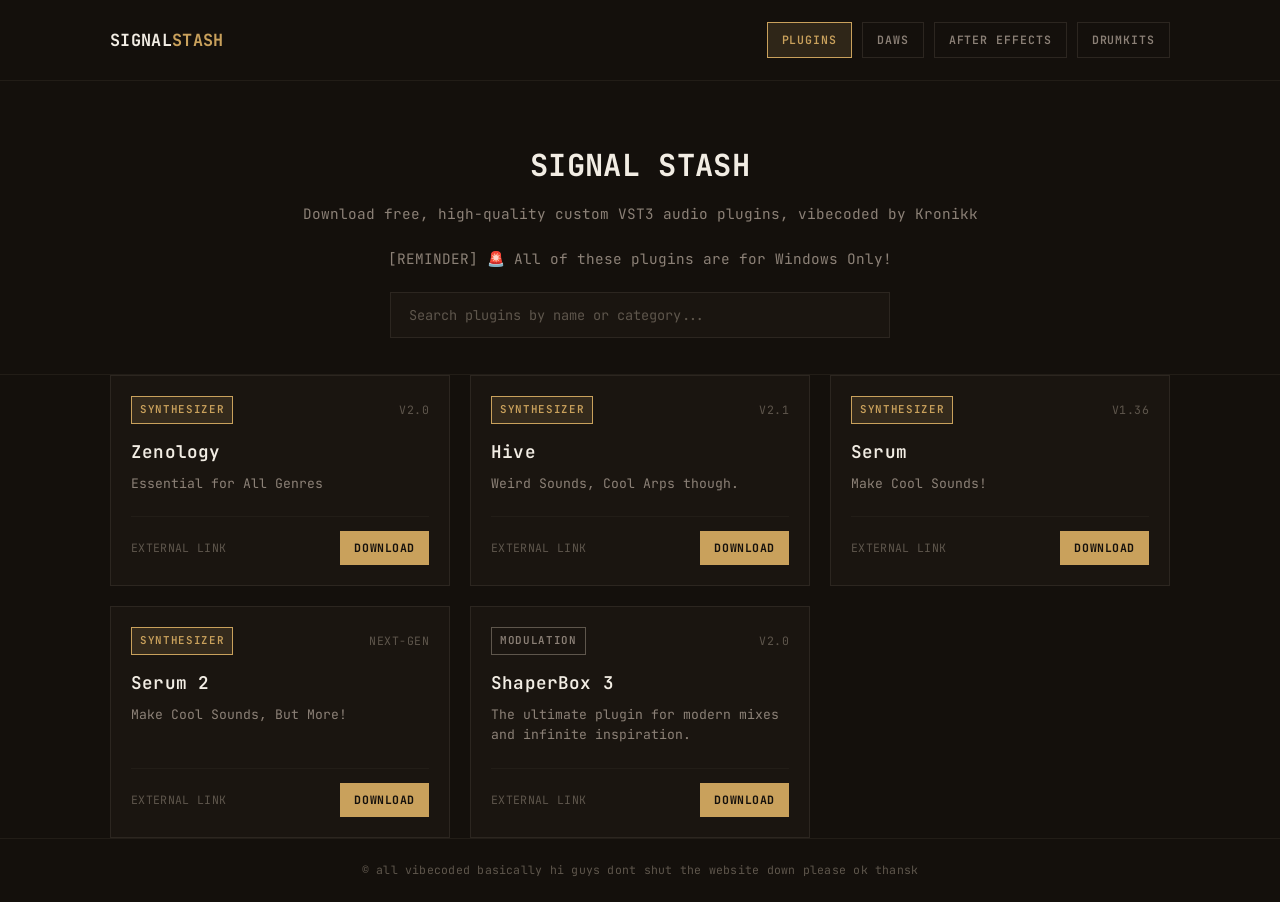
<file: index.html>
<!DOCTYPE html>
<html lang="en">
<head>
    <meta charset="UTF-8">
    <meta name="viewport" content="width=device-width, initial-scale=1.0">
    <title>VST3 Plugin Vault - Signal Stash</title>
    <link rel="stylesheet" href="style.css">
    <link href="https://fonts.googleapis.com/css2?family=JetBrains+Mono:wght@400;500;600;700&display=swap" rel="stylesheet">
</head>
<body>

    <nav class="navbar">
        <div class="container nav-container">
            <a href="index.html" class="logo">SIGNAL<span>STASH</span></a>
            <ul class="nav-links">
                <li><a href="index.html" class="active">Plugins</a></li>
                <li><a href="daws.html">DAWs</a></li>
                <li><a href="aftereffects.html">After Effects</a></li>
                <li><a href="drumkits.html">Drumkits</a></li>
            </ul>
        </div>
    </nav>

    <header>
        <div class="container">
            <h1>Signal Stash</h1>
            <p>Download free, high-quality custom VST3 audio plugins, vibecoded by Kronikk</p>
            <p>[REMINDER] 🚨 All of these plugins are for Windows Only!</p>
           
            <div class="search-container">
                <input type="text" id="searchInput" placeholder="Search plugins by name or category...">
            </div>
        </div>
    </header>

    <main class="container">
        <div class="plugin-grid" id="pluginGrid">

            <div class="plugin-card" data-name="zenology" data-category="synthesizer">
                <div>
                    <div class="card-header">
                        <span class="badge synth">Synthesizer</span>
                        <span class="version">v2.0</span>
                    </div>
                    <h3>Zenology</h3>
                    <p>Essential for All Genres</p>
                </div>
                <div class="card-footer">
                    <span class="file-size">External Link</span>
                    <a href="https://drive.google.com/file/d/1oI0jpLTu4ItOErqNfCddgr2GzyB-k5p6/view?usp=drive_link" target="_blank" class="download-btn">Download</a>
                </div>
            </div>

            <div class="plugin-card" data-name="hive" data-category="synthesizer">
                <div>
                    <div class="card-header">
                        <span class="badge synth">Synthesizer</span>
                        <span class="version">v2.1</span>
                    </div>
                    <h3>Hive</h3>
                    <p>Weird Sounds, Cool Arps though.</p>
                </div>
                <div class="card-footer">
                    <span class="file-size">External Link</span>
                    <a href="https://drive.google.com/drive/folders/1kn8xOHN4HkS6fZ9fQy2nTi9w6v9FPQ-9?usp=sharing" target="_blank" class="download-btn">Download</a>
                </div>
            </div>

            <div class="plugin-card" data-name="serum" data-category="synthesizer">
                <div>
                    <div class="card-header">
                        <span class="badge synth">Synthesizer</span>
                        <span class="version">v1.36</span>
                    </div>
                    <h3>Serum</h3>
                    <p>Make Cool Sounds!</p>
                </div>
                <div class="card-footer">
                    <span class="file-size">External Link</span>
                    <a href="https://drive.google.com/drive/folders/1EanfomenbVS593OzESTvLik0d-7_J_E7?usp=sharing" target="_blank" class="download-btn">Download</a>
                </div>
            </div>

            <div class="plugin-card" data-name="serum 2" data-category="synthesizer">
                <div>
                    <div class="card-header">
                        <span class="badge synth">Synthesizer</span>
                        <span class="version">Next-Gen</span>
                    </div>
                    <h3>Serum 2</h3>
                    <p>Make Cool Sounds, But More!</p>
                </div>
                <div class="card-footer">
                    <span class="file-size">External Link</span>
                    <a href="https://drive.google.com/drive/folders/13auLeLnbxMELygB0fnTV90rA6Xn-jNdO?usp=drive_link" target="_blank" class="download-btn">Download</a>
                </div>
            </div>

            <div class="plugin-card" data-name="shaperbox 3" data-category="modulation">
                <div>
                    <div class="card-header">
                        <span class="badge modulation">Modulation</span>
                        <span class="version">v2.0</span>
                    </div>
                    <h3>ShaperBox 3</h3>
                    <p>The ultimate plugin for modern mixes and infinite inspiration.</p>
                </div>
                <div class="card-footer">
                    <span class="file-size">External Link</span>
                    <a href="https://drive.google.com/drive/folders/1KNvVBumXBafvZIGDMueIhqwlvkp4E3WX?usp=sharing" target="_blank" class="download-btn">Download</a>
                </div>
            </div>

        </div>

        <div id="noResults" class="no-results hidden">
            <p>No plugins found matching your search. Try another keyword!</p>
        </div>
    </main>

    <footer>
        <p>&copy; all vibecoded basically hi guys dont shut the website down please ok thansk</p>
    </footer>

    <script src="script.js"></script>
</body>
</html>
</file>
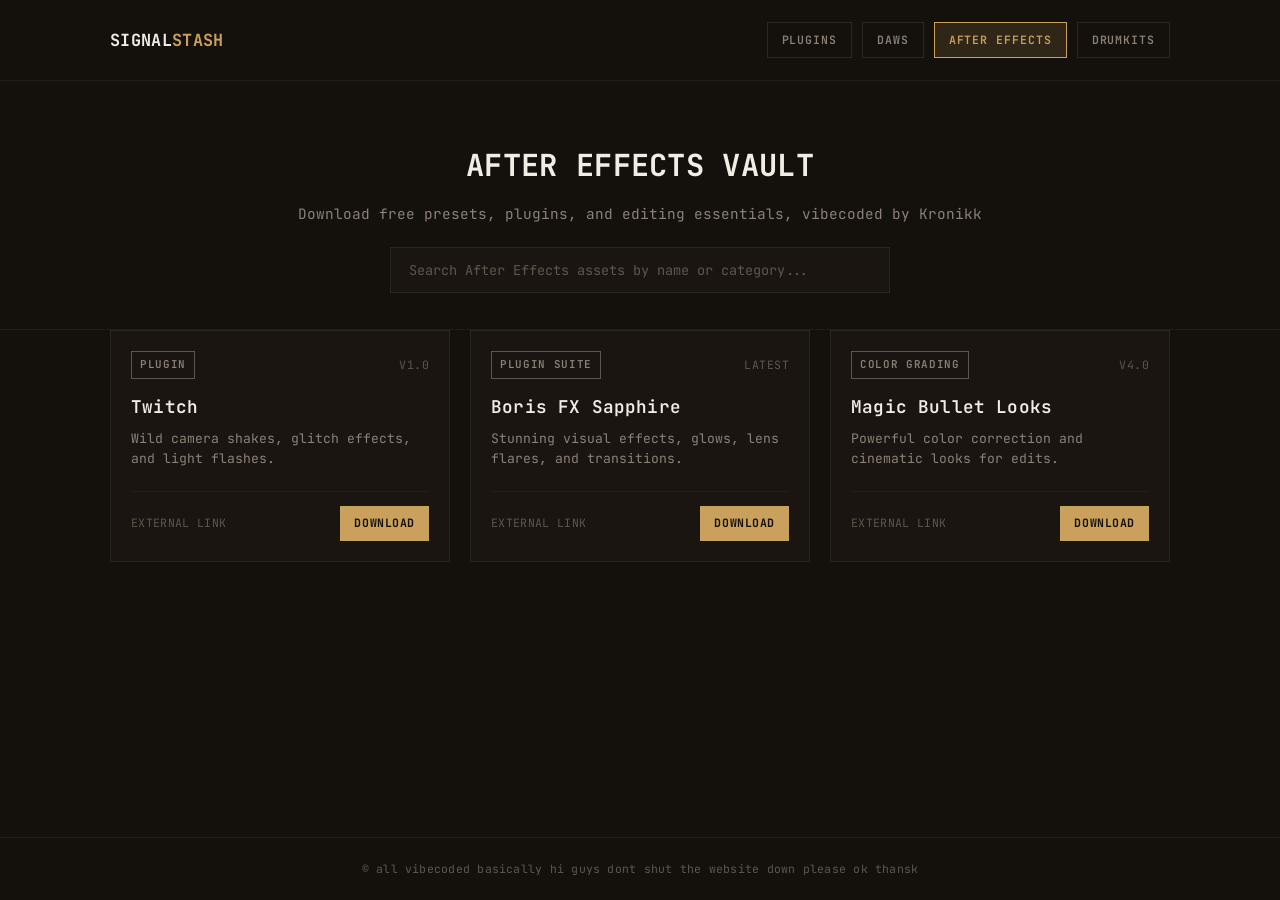
<file: aftereffects.html>
<!DOCTYPE html>
<html lang="en">
<head>
    <meta charset="UTF-8">
    <meta name="viewport" content="width=device-width, initial-scale=1.0">
    <title>After Effects Vault - Signal Stash</title>
    <link rel="stylesheet" href="style.css">
    <link href="https://fonts.googleapis.com/css2?family=JetBrains+Mono:wght@400;500;600;700&display=swap" rel="stylesheet">
</head>
<body>

    <nav class="navbar">
        <div class="container nav-container">
            <a href="index.html" class="logo">SIGNAL<span>STASH</span></a>
            <ul class="nav-links">
                <li><a href="index.html">Plugins</a></li>
                <li><a href="daws.html">DAWs</a></li>
                <li><a href="aftereffects.html" class="active">After Effects</a></li>
                <li><a href="drumkits.html">Drumkits</a></li>
            </ul>
        </div>
    </nav>

    <header>
        <div class="container">
            <h1>After Effects Vault</h1>
            <p>Download free presets, plugins, and editing essentials, vibecoded by Kronikk</p>
           
            <div class="search-container">
                <input type="text" id="searchInput" placeholder="Search After Effects assets by name or category...">
            </div>
        </div>
    </header>

    <main class="container">
        <div class="plugin-grid" id="pluginGrid">

            <div class="plugin-card" data-name="twitch" data-category="plugin">
                <div>
                    <div class="card-header">
                        <span class="badge effect">Plugin</span>
                        <span class="version">v1.0</span>
                    </div>
                    <h3>Twitch</h3>
                    <p>Wild camera shakes, glitch effects, and light flashes.</p>
                </div>
                <div class="card-footer">
                    <span class="file-size">External Link</span>
                    <a href="https://drive.google.com/drive/folders/your-link-here" target="_blank" class="download-btn">Download</a>
                </div>
            </div>

            <div class="plugin-card" data-name="sapphire" data-category="plugin">
                <div>
                    <div class="card-header">
                        <span class="badge effect">Plugin Suite</span>
                        <span class="version">Latest</span>
                    </div>
                    <h3>Boris FX Sapphire</h3>
                    <p>Stunning visual effects, glows, lens flares, and transitions.</p>
                </div>
                <div class="card-footer">
                    <span class="file-size">External Link</span>
                    <a href="https://drive.google.com/drive/folders/your-link-here" target="_blank" class="download-btn">Download</a>
                </div>
            </div>

            <div class="plugin-card" data-name="magic bullet looks" data-category="color grading">
                <div>
                    <div class="card-header">
                        <span class="badge dynamics">Color Grading</span>
                        <span class="version">v4.0</span>
                    </div>
                    <h3>Magic Bullet Looks</h3>
                    <p>Powerful color correction and cinematic looks for edits.</p>
                </div>
                <div class="card-footer">
                    <span class="file-size">External Link</span>
                    <a href="https://drive.google.com/drive/folders/your-link-here" target="_blank" class="download-btn">Download</a>
                </div>
            </div>

        </div>

        <div id="noResults" class="no-results hidden">
            <p>No After Effects assets found matching your search. Try another keyword!</p>
        </div>
    </main>

    <footer>
        <p>&copy; all vibecoded basically hi guys dont shut the website down please ok thansk</p>
    </footer>

    <script src="script.js"></script>
</body>
</html>
</file>
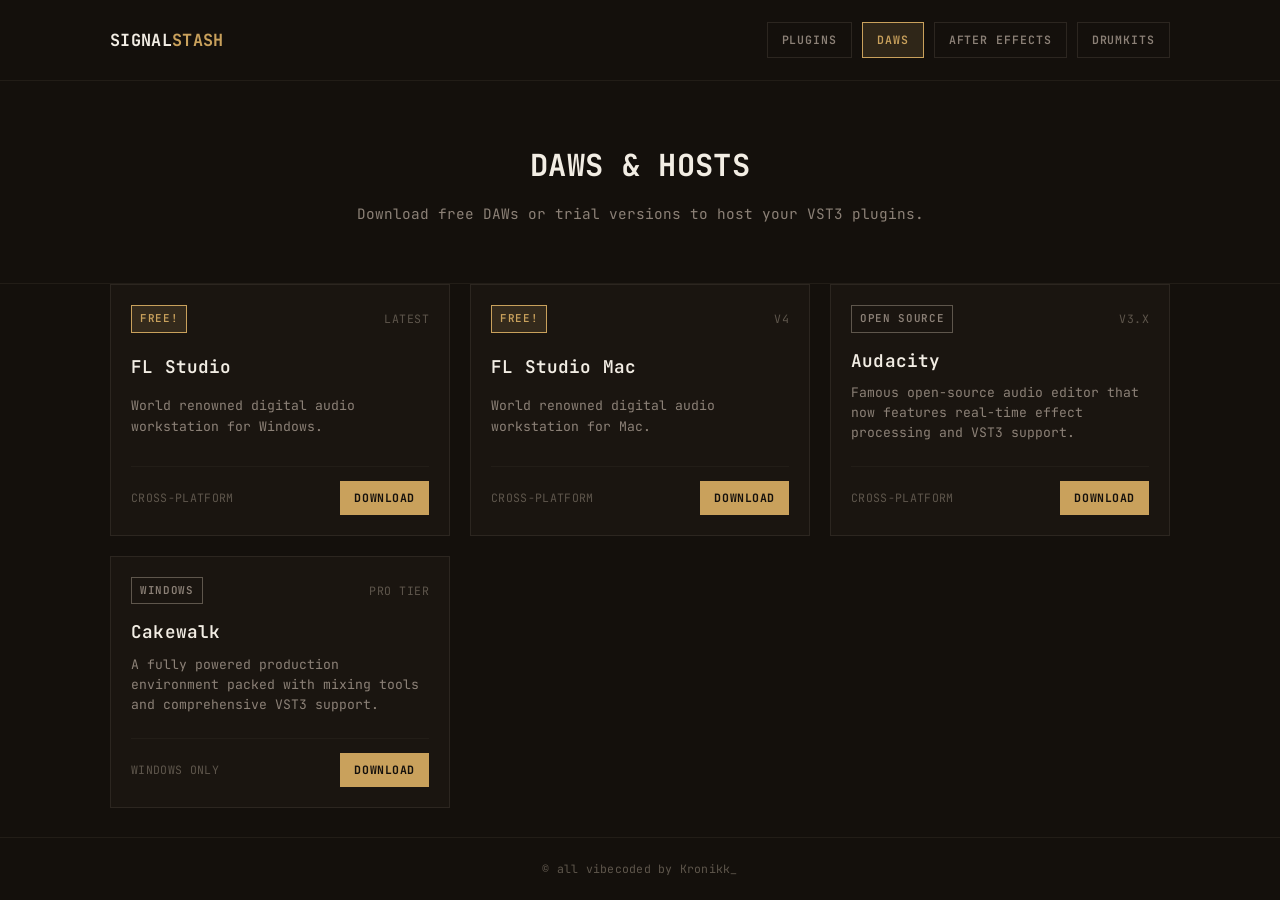
<file: daws.html>
<!DOCTYPE html>
<html lang="en">
<head>
    <meta charset="UTF-8">
    <meta name="viewport" content="width=device-width, initial-scale=1.0">
    <title>DAWs & Video Vault - Signal Stash</title>
    <link rel="stylesheet" href="style.css">
    <link href="https://fonts.googleapis.com/css2?family=JetBrains+Mono:wght@400;500;600;700&display=swap" rel="stylesheet">
</head>
<body>

<nav class="navbar">
    <div class="container nav-container">
        <a href="index.html" class="logo">SIGNAL<span>STASH</span></a>
        <ul class="nav-links">
            <li><a href="index.html">Plugins</a></li>
            <li><a href="daws.html" class="active">DAWs</a></li>
            <li><a href="aftereffects.html">After Effects</a></li>
            <li><a href="drumkits.html">Drumkits</a></li>
        </ul>
    </div>
</nav>

<header>
    <div class="container">
        <h1>DAWs & Hosts</h1>
        <p>Download free DAWs or trial versions to host your VST3 plugins.</p>
    </div>
</header>

<main class="container">
    <div class="plugin-grid">

        <div class="plugin-card">
            <div class="card-header">
                <span class="badge synth">Free!</span>
                <span class="version">Latest</span>
            </div>
            <h3>FL Studio</h3>
            <p>World renowned digital audio workstation for Windows.</p>
            <div class="card-footer">
                <span class="file-size">Cross-Platform</span>
                <a href="https://drive.google.com/file/d/1uLfmdr0qb1KaRr9cIOaKABPuhuomQzyS/view?usp=drive_link" target="_blank" class="download-btn">Download</a>
            </div>
        </div>

        <div class="plugin-card">
            <div class="card-header">
                <span class="badge synth">Free!</span>
                <span class="version">v4</span>
            </div>
            <h3>FL Studio Mac</h3>
            <p>World renowned digital audio workstation for Mac.</p>
            <div class="card-footer">
                <span class="file-size">Cross-Platform</span>
                <a href="https://drive.google.com/drive/folders/14jSt5tg7C25jqz6MhMIOma-1VtmOO4oI?usp=sharing" target="_blank" class="download-btn">Download</a>
            </div>
        </div>

        <div class="plugin-card">
            <div class="card-header">
                <span class="badge effect">Open Source</span>
                <span class="version">v3.x</span>
            </div>
            <h3>Audacity</h3>
            <p>Famous open-source audio editor that now features real-time effect processing and VST3 support.</p>
            <div class="card-footer">
                <span class="file-size">Cross-Platform</span>
                <a href="https://www.audacityteam.org/" target="_blank" class="download-btn">Download</a>
            </div>
        </div>

        <div class="plugin-card">
            <div class="card-header">
                <span class="badge dynamics">Windows</span>
                <span class="version">Pro Tier</span>
            </div>
            <h3>Cakewalk</h3>
            <p>A fully powered production environment packed with mixing tools and comprehensive VST3 support.</p>
            <div class="card-footer">
                <span class="file-size">Windows Only</span>
                <a href="https://www.bandlab.com/products/cakewalk" target="_blank" class="download-btn">Download</a>
            </div>
        </div>

    </div>
</main>

<footer>
    <p>&copy; all vibecoded by Kronikk_</p>
</footer>

</body>
</html>
</file>
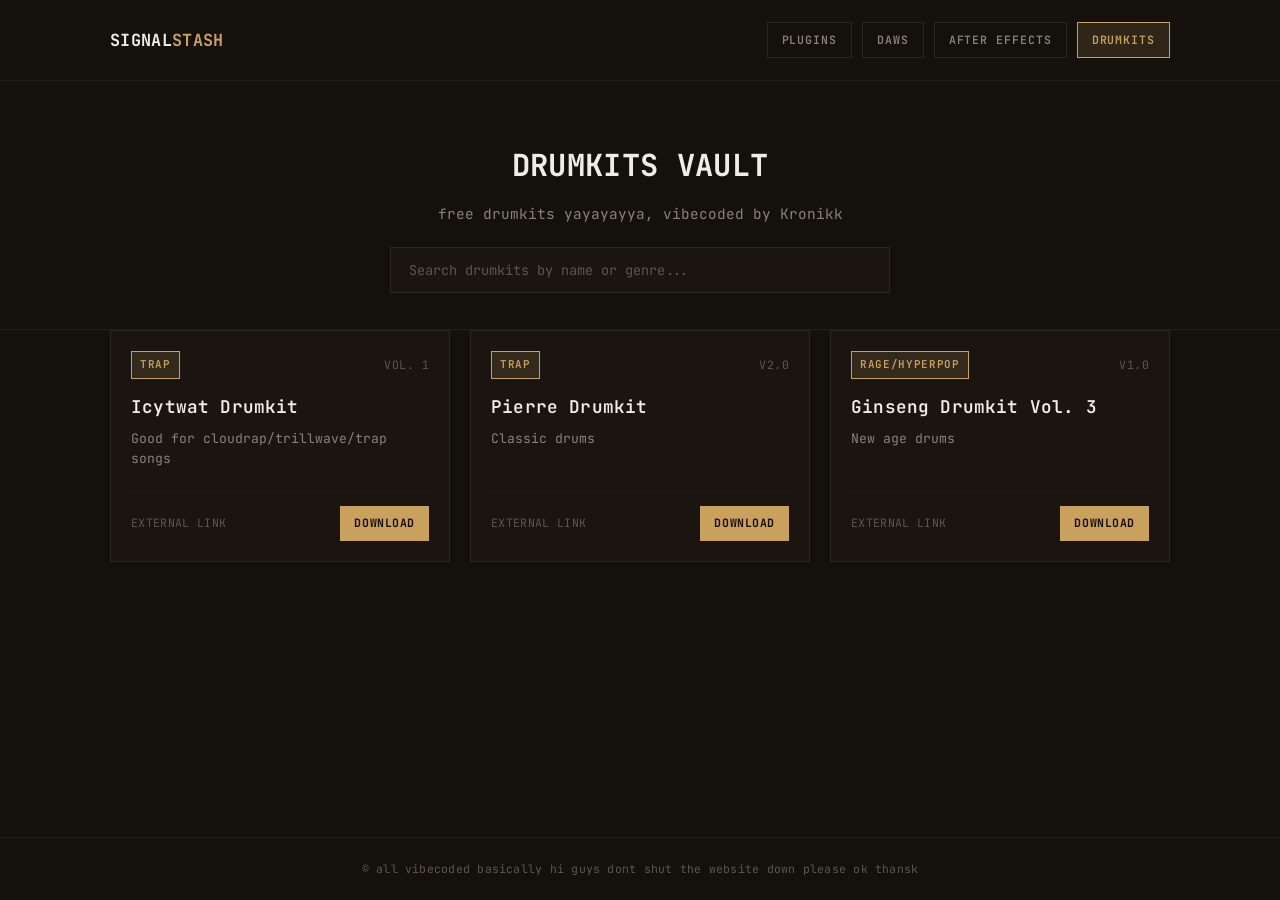
<file: drumkits.html>
<!DOCTYPE html>
<html lang="en">
<head>
    <meta charset="UTF-8">
    <meta name="viewport" content="width=device-width, initial-scale=1.0">
    <title>Drumkits Vault - Signal Stash</title>
    <link rel="stylesheet" href="style.css">
    <link href="https://fonts.googleapis.com/css2?family=JetBrains+Mono:wght@400;500;600;700&display=swap" rel="stylesheet">
</head>
<body>

    <nav class="navbar">
        <div class="container nav-container">
            <a href="index.html" class="logo">SIGNAL<span>STASH</span></a>
            <ul class="nav-links">
                <li><a href="index.html">Plugins</a></li>
                <li><a href="daws.html">DAWs</a></li>
                <li><a href="aftereffects.html">After Effects</a></li>
                <li><a href="drumkits.html" class="active">Drumkits</a></li>
            </ul>
        </div>
    </nav>

    <header>
        <div class="container">
            <h1>Drumkits Vault</h1>
            <p>free drumkits yayayayya, vibecoded by Kronikk</p>
           
            <div class="search-container">
                <input type="text" id="searchInput" placeholder="Search drumkits by name or genre...">
            </div>
        </div>
    </header>

    <main class="container">
        <div class="plugin-grid" id="pluginGrid">

            <div class="plugin-card" data-name="trap stash" data-category="trap">
                <div>
                    <div class="card-header">
                        <span class="badge synth">Trap</span>
                        <span class="version">Vol. 1</span>
                    </div>
                    <h3>Icytwat Drumkit</h3>
                    <p>Good for cloudrap/trillwave/trap songs</p>
                </div>
                <div class="card-footer">
                    <span class="file-size">External Link</span>
                    <a href="https://drive.google.com/file/d/1pj_RL_Gf5VUrl9dBoy5t0WoR00RD8UIS/view?usp=sharing" target="_blank" class="download-btn">Download</a>
                </div>
            </div>

            <div class="plugin-card" data-name="rage kit" data-category="rage">
                <div>
                    <div class="card-header">
                        <span class="badge synth">Trap</span>
                        <span class="version">v2.0</span>
                    </div>
                    <h3>Pierre Drumkit</h3>
                    <p>Classic drums</p>
                </div>
                <div class="card-footer">
                    <span class="file-size">External Link</span>
                    <a href="https://drive.google.com/file/d/116l21SKl8Ed7499In-4MUswb2fHApw9A/view?usp=sharing" class="download-btn">Download</a>
                </div>
            </div>

            <div class="plugin-card" data-name="lofi chill" data-category="lofi">
                <div>
                    <div class="card-header">
                        <span class="badge synth">Rage/Hyperpop</span>
                        <span class="version">v1.0</span>
                    </div>
                    <h3>Ginseng Drumkit Vol. 3</h3>
                    <p>New age drums</p>
                </div>
                <div class="card-footer">
                    <span class="file-size">External Link</span>
                    <a href="https://drive.google.com/file/d/1q4rQjtfUU4P-T4hJ15qOdkFz_ZN1zsY6/view?usp=sharing" target="_blank" class="download-btn">Download</a>
                </div>
            </div>

        </div>

        <div id="noResults" class="no-results hidden">
            <p>No drumkits found matching your search. Try another keyword!</p>
        </div>
    </main>

    <footer>
        <p>&copy; all vibecoded basically hi guys dont shut the website down please ok thansk</p>
    </footer>

    <script src="script.js"></script>
</body>
</html>
</file>
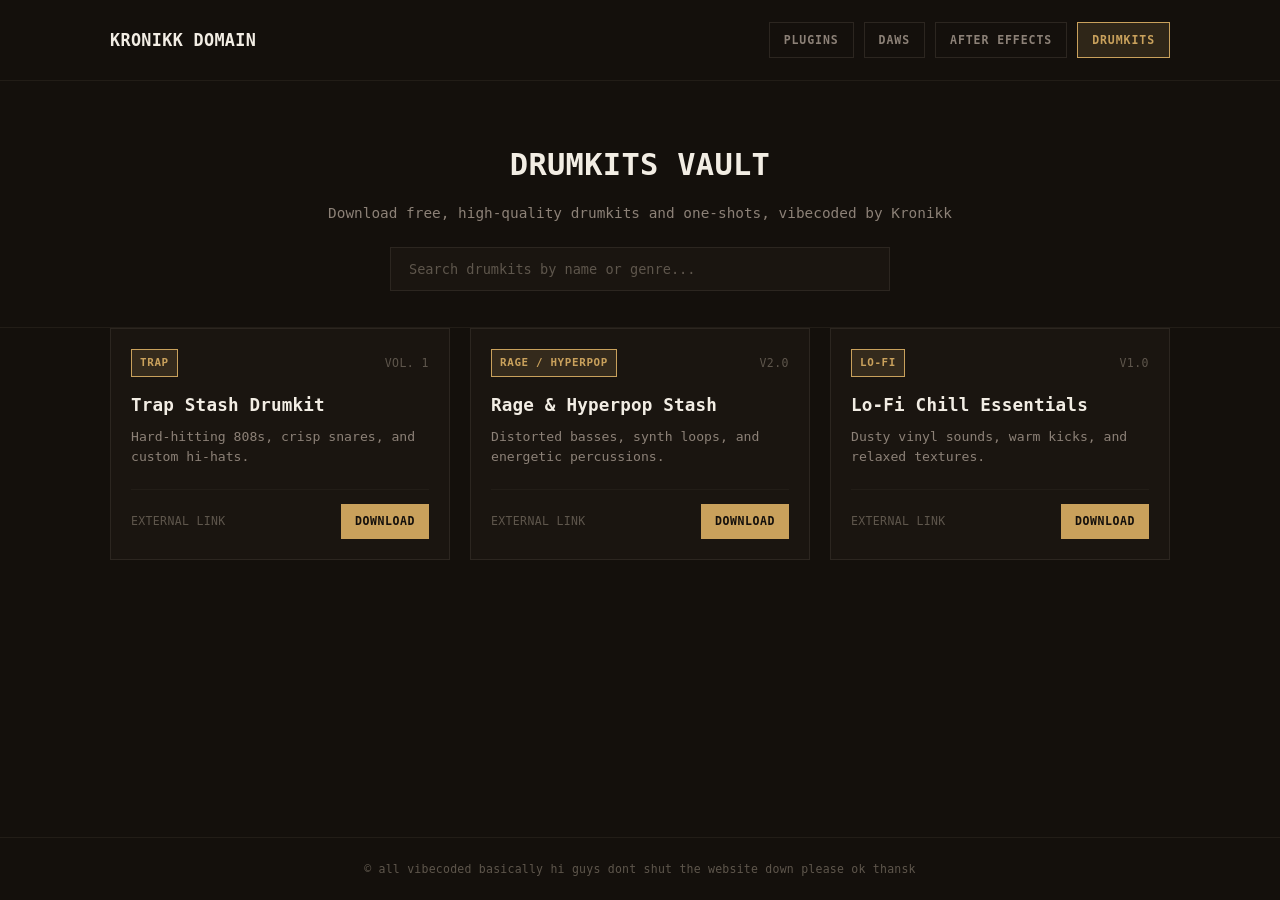
<file: Drumkits.html>
<!DOCTYPE html>
<html lang="en">
<head>
    <meta charset="UTF-8">
    <meta name="viewport" content="width=device-width, initial-scale=1.0">
    <title>Drumkits Vault - Kronikk Domain</title>
    <link rel="stylesheet" href="style.css">
    <link href="https://fonts.googleapis.com/css2?family=Inter:wght@300;400;600;700&display=swap" rel="stylesheet">
</head>
<body>

    <nav class="navbar">
        <div class="container nav-container">
            <a href="index.html" class="logo">Kronikk Domain</a>
            <ul class="nav-links">
                <li><a href="index.html">Plugins</a></li>
                <li><a href="daws.html">DAWs</a></li>
                <li><a href="aftereffects.html">After Effects</a></li>
                <li><a href="drumkits.html" class="active">Drumkits</a></li>
            </ul>
        </div>
    </nav>

    <header>
        <div class="container">
            <h1>Drumkits Vault</h1>
            <p>Download free, high-quality drumkits and one-shots, vibecoded by Kronikk</p>
            
            <div class="search-container">
                <input type="text" id="searchInput" placeholder="Search drumkits by name or genre...">
            </div>
        </div>
    </header>

    <main class="container">
        <div class="plugin-grid" id="pluginGrid">

            <div class="plugin-card" data-name="trap stash" data-category="trap">
                <div>
                    <div class="card-header">
                        <span class="badge synth">Trap</span>
                        <span class="version">Vol. 1</span>
                    </div>
                    <h3>Trap Stash Drumkit</h3>
                    <p>Hard-hitting 808s, crisp snares, and custom hi-hats.</p>
                </div>
                <div class="card-footer">
                    <span class="file-size">External Link</span>
                    <a href="https://drive.google.com/drive/folders/your-link-here" target="_blank" class="download-btn">Download</a>
                </div>
            </div>

            <div class="plugin-card" data-name="rage kit" data-category="rage">
                <div>
                    <div class="card-header">
                        <span class="badge synth">Rage / Hyperpop</span>
                        <span class="version">v2.0</span>
                    </div>
                    <h3>Rage & Hyperpop Stash</h3>
                    <p>Distorted basses, synth loops, and energetic percussions.</p>
                </div>
                <div class="card-footer">
                    <span class="file-size">External Link</span>
                    <a href="https://drive.google.com/drive/folders/your-link-here" target="_blank" class="download-btn">Download</a>
                </div>
            </div>

            <div class="plugin-card" data-name="lofi chill" data-category="lofi">
                <div>
                    <div class="card-header">
                        <span class="badge synth">Lo-Fi</span>
                        <span class="version">v1.0</span>
                    </div>
                    <h3>Lo-Fi Chill Essentials</h3>
                    <p>Dusty vinyl sounds, warm kicks, and relaxed textures.</p>
                </div>
                <div class="card-footer">
                    <span class="file-size">External Link</span>
                    <a href="https://drive.google.com/drive/folders/your-link-here" target="_blank" class="download-btn">Download</a>
                </div>
            </div>

        </div>

        <div id="noResults" class="no-results hidden">
            <p>No drumkits found matching your search. Try another keyword!</p>
        </div>
    </main>

    <footer>
        <p>&copy; all vibecoded basically hi guys dont shut the website down please ok thansk</p>
    </footer>

    <script src="script.js"></script>
</body>
</html>
</file>
<file: style.css>
/* CSS Reset & Variables */
* {
    margin: 0;
    padding: 0;
    box-sizing: border-box;
}

:root {
    --bg-color: #14100c;
    --bg-color-alt: #17120d;
    --card-bg: #1a1510;
    --card-hover: #201a13;
    --text-primary: #f2ede4;
    --text-secondary: #8c8177;
    --text-dim: #5e564c;
    --accent-color: #c9a15c;
    --accent-hover: #e0b968;
    --accent-dim: rgba(201, 161, 92, 0.15);
    --border-color: #2c2620;
    --border-color-soft: #221d17;
}

body {
    font-family: 'JetBrains Mono', 'IBM Plex Mono', ui-monospace, monospace;
    background-color: var(--bg-color);
    color: var(--text-primary);
    line-height: 1.6;
    display: flex;
    flex-direction: column;
    min-height: 100vh;
    font-size: 14px;
}

.container {
    width: 100%;
    max-width: 1100px;
    margin: 0 auto;
    padding: 0 20px;
}

/* Navigation Styling */
.navbar {
    background-color: var(--bg-color);
    border-bottom: 1px solid var(--border-color-soft);
    padding: 22px 0;
}

.nav-container {
    display: flex;
    justify-content: space-between;
    align-items: center;
}

.logo {
    font-weight: 700;
    font-size: 1.05rem;
    color: var(--text-primary);
    text-decoration: none;
    letter-spacing: 0.02em;
    text-transform: uppercase;
}

.logo span {
    color: var(--accent-color);
}

.nav-links {
    list-style: none;
    display: flex;
    gap: 10px;
}

.nav-links a {
    text-decoration: none;
    color: var(--text-secondary);
    font-size: 0.72rem;
    font-weight: 600;
    letter-spacing: 0.08em;
    text-transform: uppercase;
    transition: color 0.2s, border-color 0.2s, background-color 0.2s;
    border: 1px solid var(--border-color);
    padding: 8px 14px;
    display: inline-block;
}

.nav-links a:hover {
    color: var(--text-primary);
    border-color: var(--text-dim);
}

.nav-links a.active {
    color: var(--accent-color);
    border-color: var(--accent-color);
    background-color: var(--accent-dim);
}

/* Header Styling */
header {
    background-color: var(--bg-color);
    border-bottom: 1px solid var(--border-color-soft);
    padding: 60px 0 36px 0;
    text-align: center;
}

header h1 {
    font-size: 1.9rem;
    font-weight: 700;
    margin-bottom: 12px;
    letter-spacing: 0.01em;
    text-transform: uppercase;
}

header p {
    color: var(--text-secondary);
    font-size: 0.9rem;
    margin-bottom: 22px;
}

/* Search Input */
.search-container input {
    width: 100%;
    max-width: 500px;
    padding: 13px 18px;
    background-color: var(--card-bg);
    border: 1px solid var(--border-color);
    color: var(--text-primary);
    font-family: inherit;
    font-size: 0.85rem;
    outline: none;
    transition: border-color 0.2s;
}

.search-container input::placeholder {
    color: var(--text-dim);
}

.search-container input:focus {
    border-color: var(--accent-color);
}

/* Main Grid Layout */
main {
    flex: 1;
    padding: 44px 20px;
}

.plugin-grid {
    display: grid;
    grid-template-columns: repeat(auto-fill, minmax(260px, 1fr));
    gap: 20px;
}

/* Plugin Card */
.plugin-card {
    background-color: var(--card-bg);
    border: 1px solid var(--border-color);
    padding: 20px;
    display: flex;
    flex-direction: column;
    justify-content: space-between;
    transition: border-color 0.2s, background-color 0.2s;
}

.plugin-card:hover {
    background-color: var(--card-hover);
    border-color: var(--text-dim);
}

.card-header {
    display: flex;
    justify-content: space-between;
    align-items: center;
    margin-bottom: 14px;
}

/* Category Badges - single accent tone, varying weight to keep the monochrome gold system */
.badge {
    font-size: 0.68rem;
    font-weight: 600;
    padding: 4px 8px;
    letter-spacing: 0.06em;
    text-transform: uppercase;
    border: 1px solid var(--accent-color);
    color: var(--accent-color);
    background-color: var(--accent-dim);
}

.badge.effect,
.badge.dynamics,
.badge.modulation {
    border-color: var(--text-dim);
    color: var(--text-secondary);
    background-color: transparent;
}

.version {
    font-size: 0.72rem;
    color: var(--text-dim);
    letter-spacing: 0.04em;
    text-transform: uppercase;
}

.plugin-card h3 {
    font-size: 1.1rem;
    margin-bottom: 8px;
    font-weight: 600;
    letter-spacing: 0.01em;
}

.plugin-card p {
    color: var(--text-secondary);
    font-size: 0.82rem;
    margin-bottom: 22px;
    line-height: 1.55;
}

.card-footer {
    display: flex;
    justify-content: space-between;
    align-items: center;
    border-top: 1px solid var(--border-color-soft);
    padding-top: 14px;
}

.file-size {
    font-size: 0.72rem;
    color: var(--text-dim);
    letter-spacing: 0.03em;
    text-transform: uppercase;
}

/* Download Button */
.download-btn {
    background-color: var(--accent-color);
    color: #14100c;
    text-decoration: none;
    font-size: 0.72rem;
    font-weight: 700;
    letter-spacing: 0.05em;
    text-transform: uppercase;
    padding: 8px 14px;
    transition: background-color 0.2s;
}

.download-btn:hover {
    background-color: var(--accent-hover);
}

/* Utility State */
.hidden {
    display: none;
}

.no-results {
    text-align: center;
    color: var(--text-secondary);
    padding: 50px;
    font-size: 0.9rem;
    border: 1px solid var(--border-color-soft);
}

/* Footer Styling */
footer {
    text-align: center;
    padding: 22px;
    border-top: 1px solid var(--border-color-soft);
    color: var(--text-dim);
    font-size: 0.72rem;
    letter-spacing: 0.02em;
}
</file>
